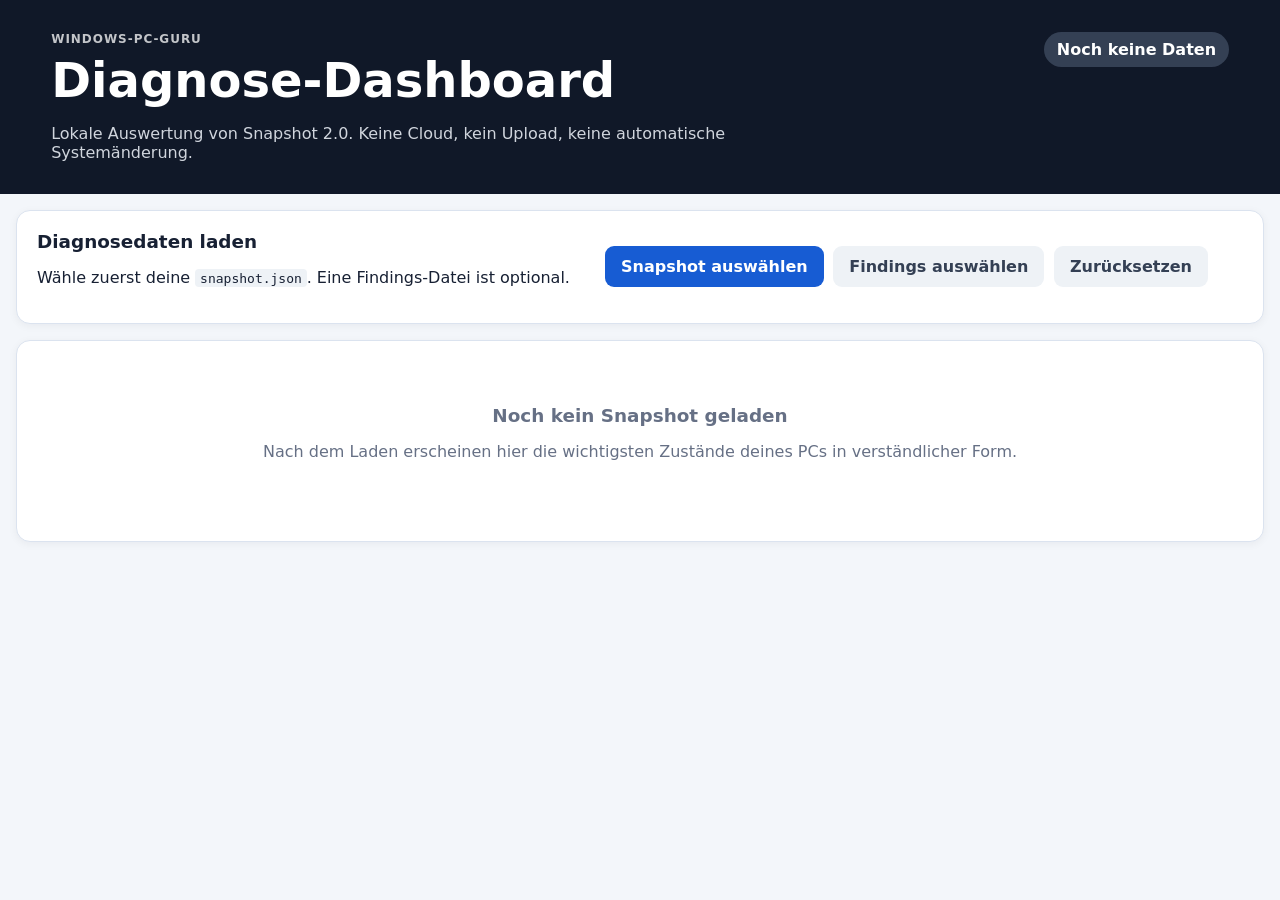
<file: skills/windows-pc-guru/dashboard/index.html>
<!doctype html>
<html lang="de">
<head>
  <meta charset="utf-8">
  <meta name="viewport" content="width=device-width, initial-scale=1">
  <meta name="color-scheme" content="light dark">
  <title>Windows-PC-Guru Dashboard</title>
  <link rel="stylesheet" href="styles.css">
</head>
<body>
  <header class="topbar">
    <div>
      <p class="eyebrow">Windows-PC-Guru</p>
      <h1>Diagnose-Dashboard</h1>
      <p class="subtitle">Lokale Auswertung von Snapshot 2.0. Keine Cloud, kein Upload, keine automatische Systemänderung.</p>
    </div>
    <div id="overallBadge" class="badge neutral">Noch keine Daten</div>
  </header>

  <main>
    <section class="panel import-panel" aria-labelledby="importTitle">
      <div>
        <h2 id="importTitle">Diagnosedaten laden</h2>
        <p>Wähle zuerst deine <code>snapshot.json</code>. Eine Findings-Datei ist optional.</p>
      </div>
      <div class="actions">
        <label class="file-button">Snapshot auswählen<input id="snapshotInput" type="file" accept="application/json,.json"></label>
        <label class="file-button secondary">Findings auswählen<input id="findingsInput" type="file" accept="application/json,.json"></label>
        <button id="resetButton" class="secondary" type="button">Zurücksetzen</button>
      </div>
      <div id="message" class="message" role="status" aria-live="polite"></div>
    </section>

    <section id="emptyState" class="panel empty-state">
      <h2>Noch kein Snapshot geladen</h2>
      <p>Nach dem Laden erscheinen hier die wichtigsten Zustände deines PCs in verständlicher Form.</p>
    </section>

    <div id="dashboard" hidden>
      <section class="kpi-grid" aria-label="Übersicht">
        <article class="kpi"><span>Windows</span><strong id="kpiWindows">–</strong><small id="kpiBuild">–</small></article>
        <article class="kpi"><span>Freier RAM</span><strong id="kpiMemory">–</strong><small id="kpiMemoryDetail">–</small></article>
        <article class="kpi"><span>Systemlaufwerk frei</span><strong id="kpiStorage">–</strong><small id="kpiStorageDetail">–</small></article>
        <article class="kpi"><span>Autostarts</span><strong id="kpiStartup">–</strong><small>erkannte Einträge</small></article>
        <article class="kpi"><span>Gerätefehler</span><strong id="kpiDevices">–</strong><small>ConfigManagerErrorCode ≠ 0</small></article>
        <article class="kpi"><span>Neustart</span><strong id="kpiReboot">–</strong><small>Windows Update / Komponenten</small></article>
      </section>

      <section class="two-column">
        <article class="panel">
          <div class="section-head"><h2>System</h2><span id="collectedAt" class="muted"></span></div>
          <dl id="systemDetails" class="details"></dl>
        </article>
        <article class="panel">
          <h2>Sicherheit</h2>
          <div id="securityList" class="status-list"></div>
        </article>
      </section>

      <section class="panel">
        <div class="section-head"><h2>Speicher</h2><span class="muted">Freier Platz je Laufwerk</span></div>
        <div id="storageList" class="storage-list"></div>
      </section>

      <section class="two-column">
        <article class="panel">
          <h2>Leistung</h2>
          <div id="performanceList" class="status-list"></div>
        </article>
        <article class="panel">
          <h2>Zuverlässigkeit</h2>
          <div id="reliabilityList" class="status-list"></div>
        </article>
      </section>

      <section class="panel">
        <div class="section-head"><h2>Findings</h2><span id="findingCount" class="muted">keine Findings-Datei geladen</span></div>
        <div id="findingsList" class="findings-list"></div>
      </section>

      <section class="panel privacy-panel">
        <h2>Datenschutz</h2>
        <p id="privacyNotice"></p>
        <p class="muted">Das Dashboard verarbeitet die ausgewählten Dateien ausschließlich im Browser auf diesem PC. Es enthält keine Netzwerkaufrufe.</p>
      </section>
    </div>
  </main>

  <script src="app.js"></script>
</body>
</html>
</file>
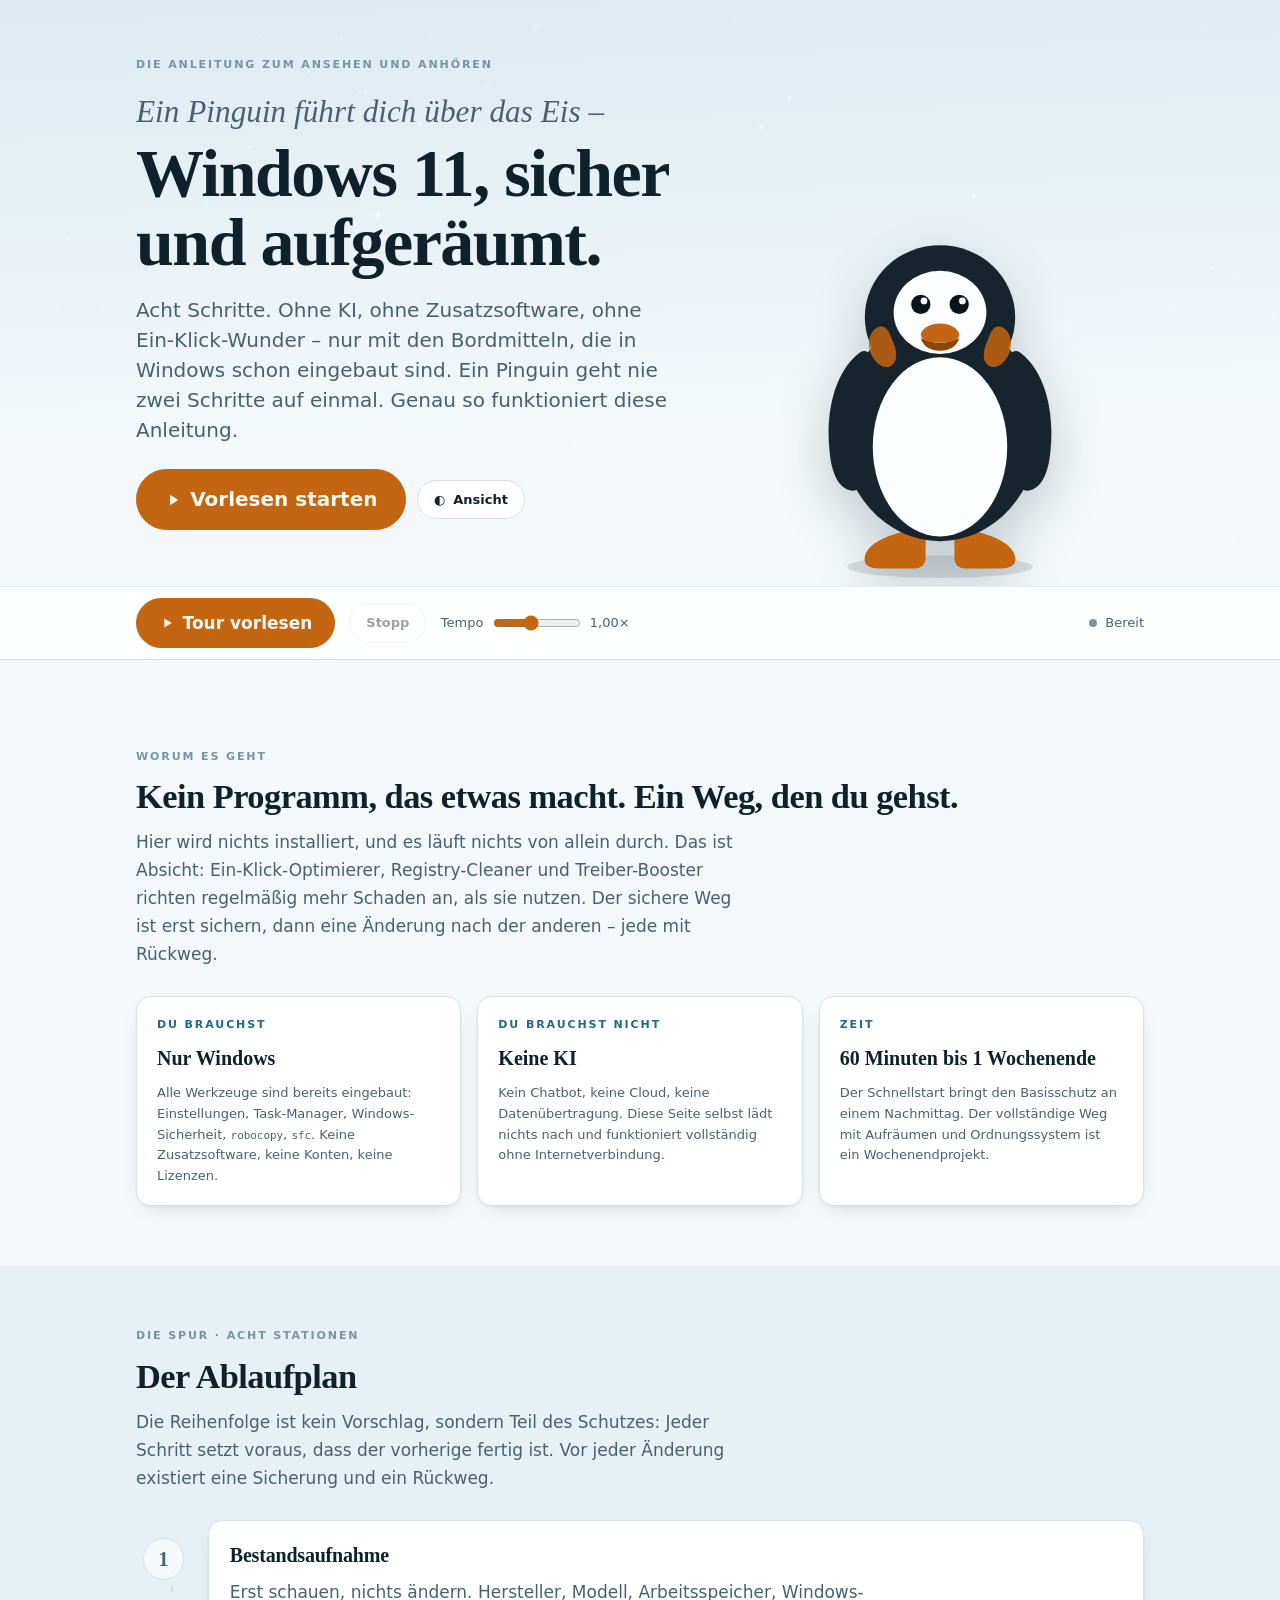
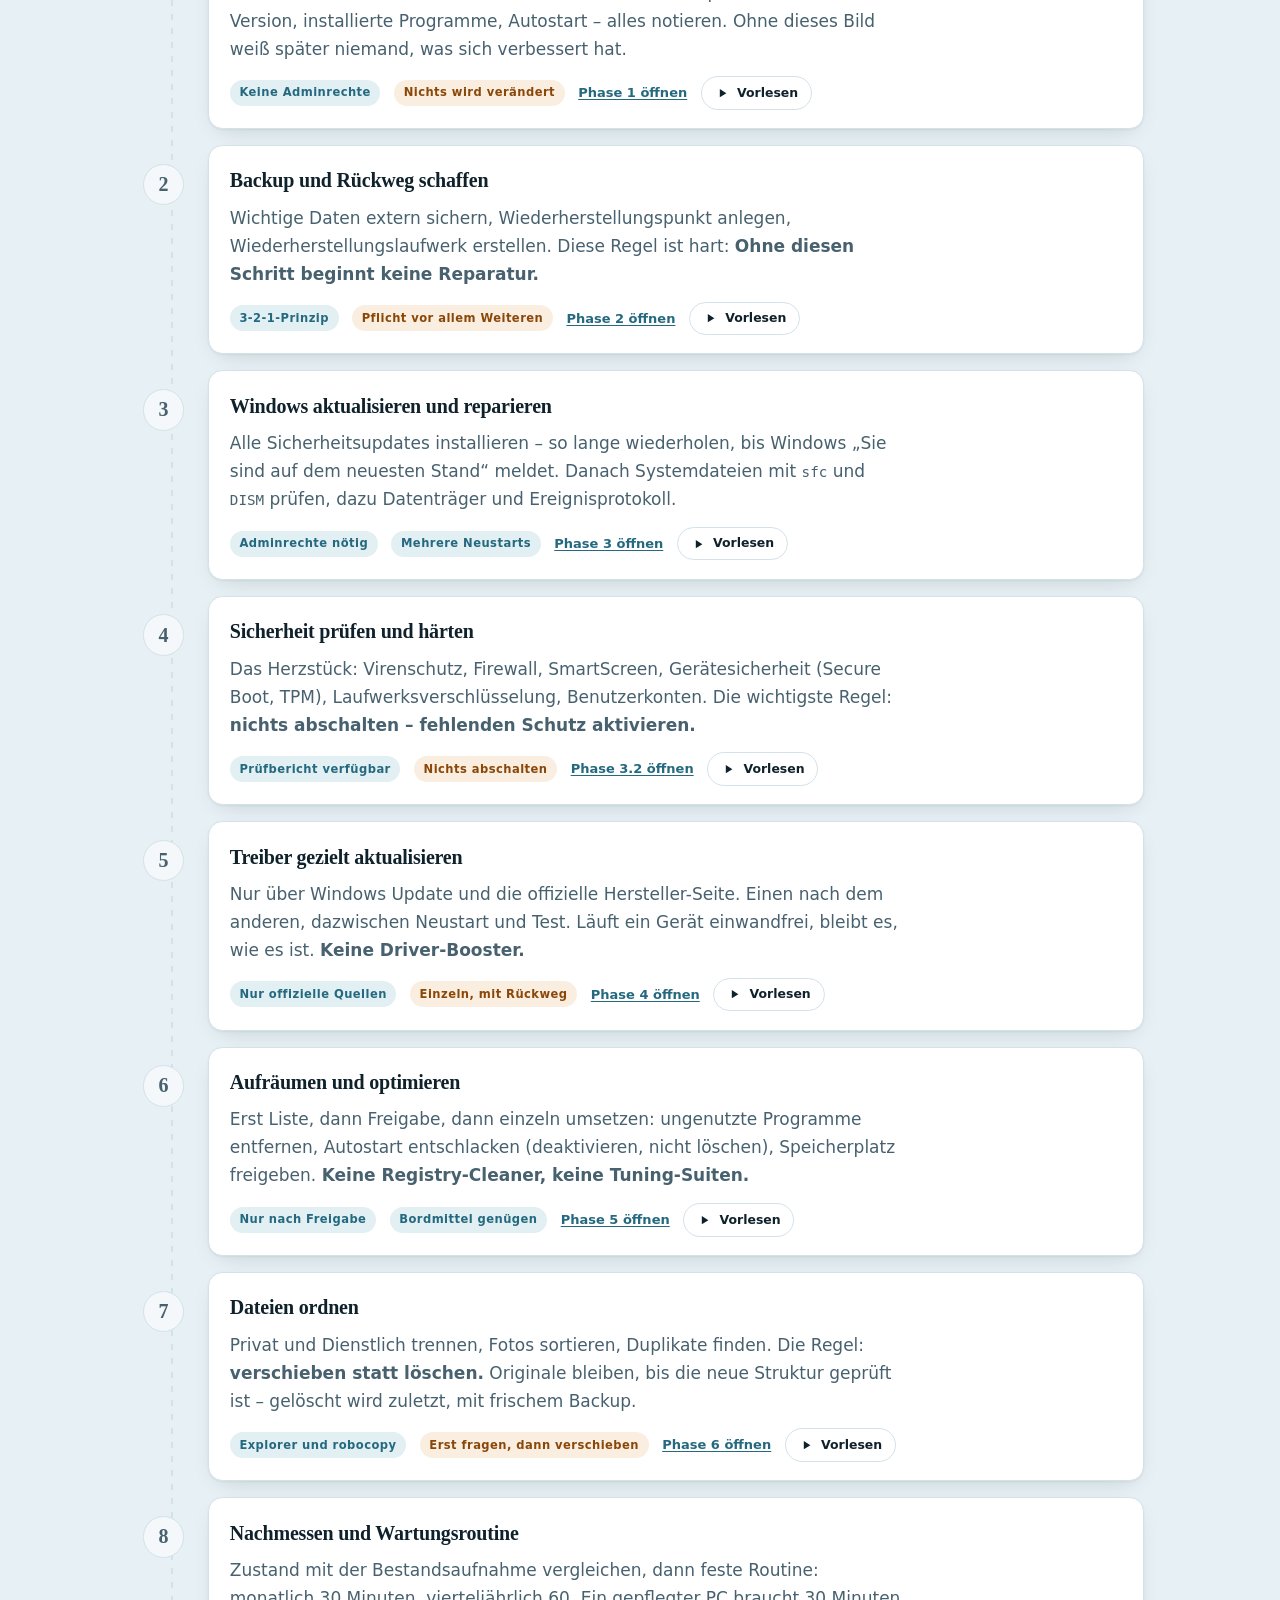
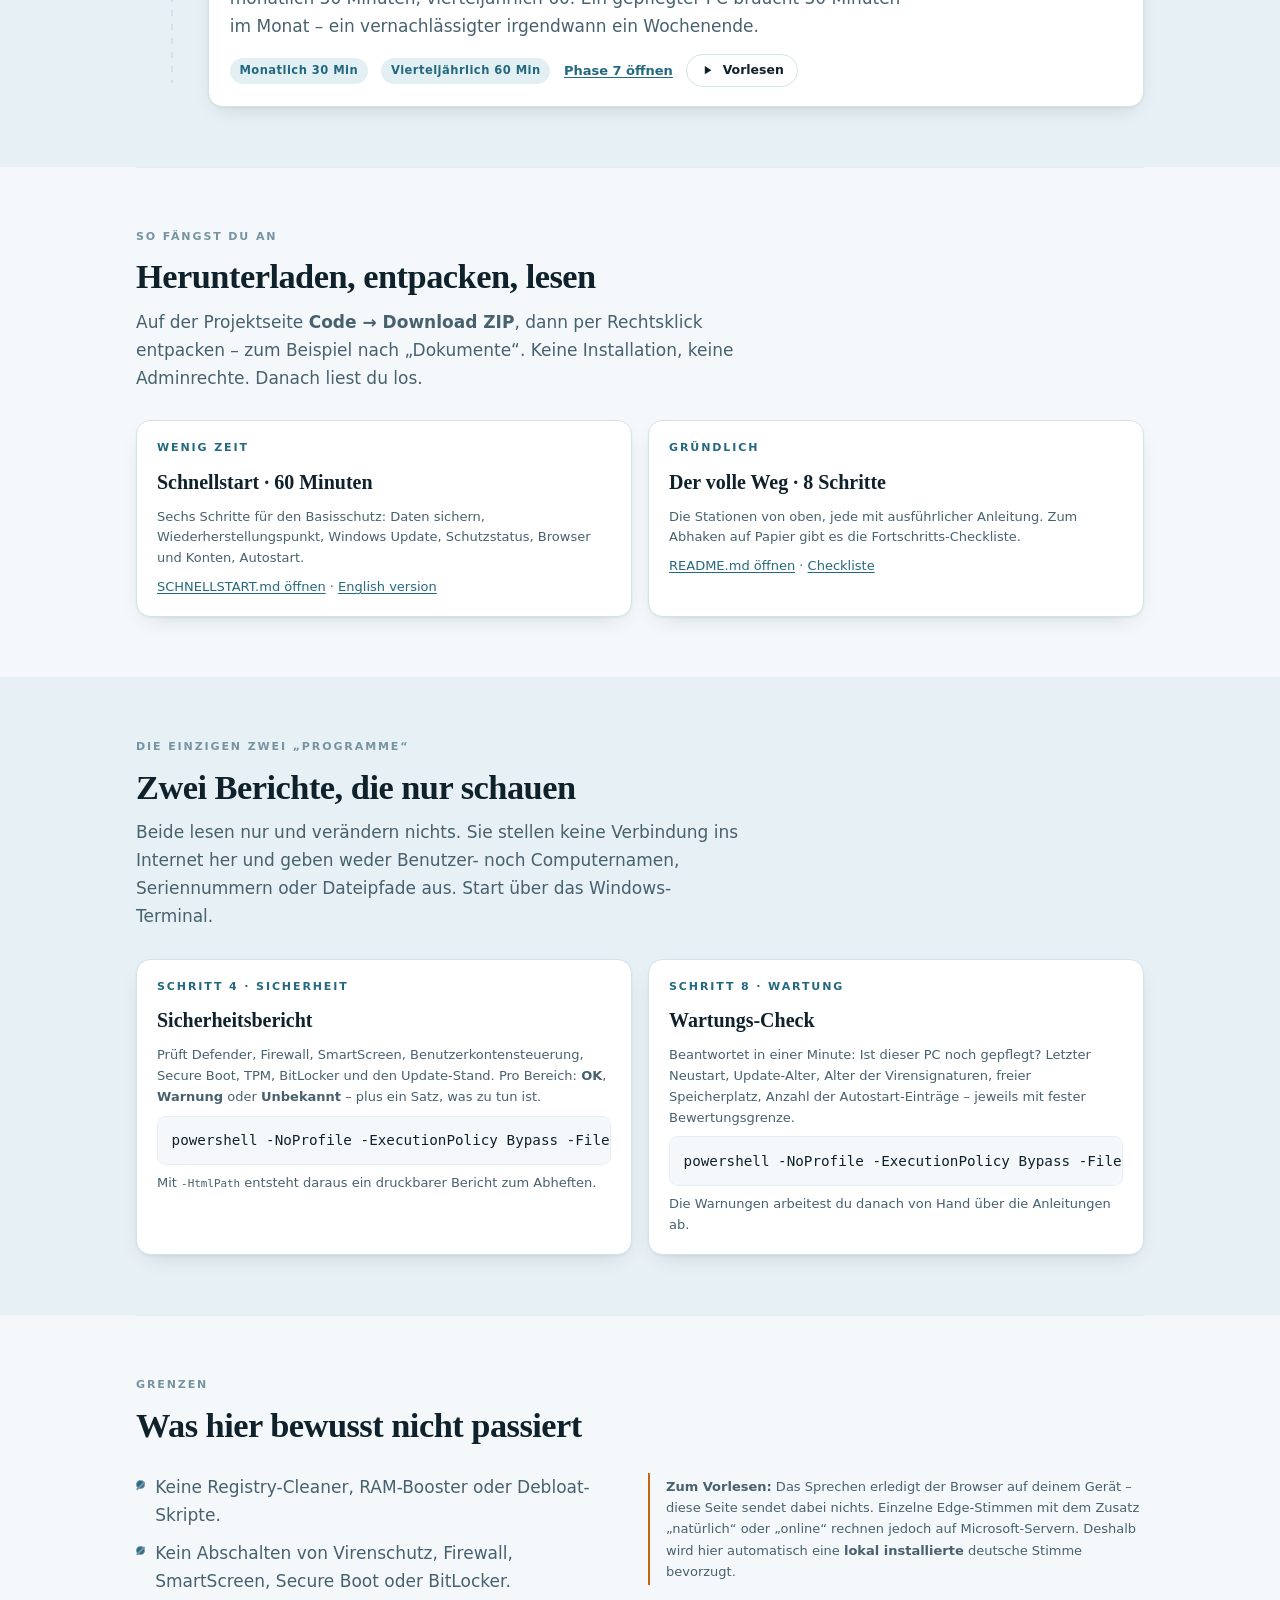
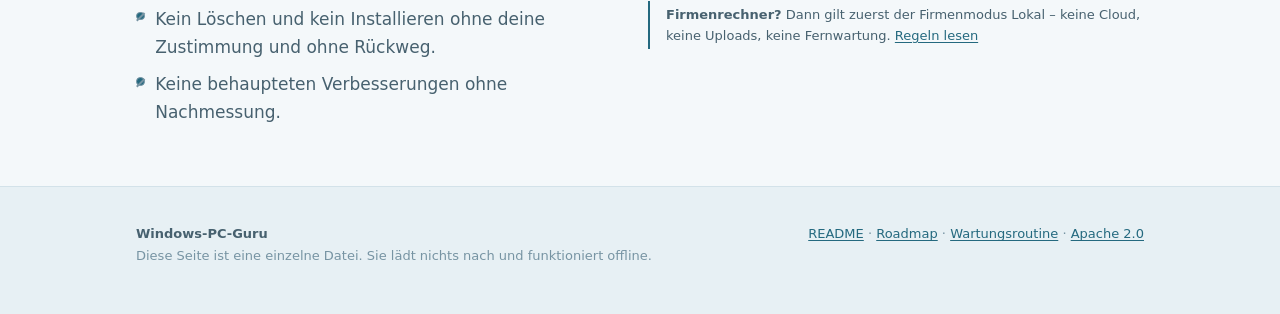
<file: pinguin-anleitung.html>
<!DOCTYPE html>
<html lang="de">
<head>
<meta charset="utf-8">
<meta name="viewport" content="width=device-width, initial-scale=1">
<title>Der Pinguin führt dich durch: Windows 11 sicher und aufgeräumt</title>
<meta name="description" content="Die Anleitung zum Ansehen und Anhören. Acht Schritte, ohne KI, ohne Zusatzsoftware, ohne Internetverbindung.">
<style>
  :root {
    color-scheme: light dark;

    --bg:        #F4F8FA;
    --bg-elev:   #FFFFFF;
    --bg-sunk:   #E7F0F4;
    --ink:       #0F212B;
    --ink-soft:  #47616F;
    --ink-faint: #7794A3;
    --line:      #D3E2E9;
    --line-soft: #E4EEF2;
    --accent:    #C46611;
    --accent-ink:#8A4708;
    --accent-bg: #FAEEE1;
    --cold:      #24697F;
    --cold-bg:   #E2EFF3;
    --ok:        #256A58;
    --shadow:    0 1px 2px rgba(15,33,43,.05), 0 8px 24px -12px rgba(15,33,43,.22);
    --shadow-lift:0 2px 4px rgba(15,33,43,.06), 0 18px 40px -16px rgba(15,33,43,.3);

    --snow-1: #FFFFFF;
    --snow-2: #DCEAF0;
    --sky-1:  #DCEAF1;
    --sky-2:  #F4F8FA;
    --penguin-body: #17242D;
    --penguin-belly:#FBFDFE;

    --display: Georgia, "Iowan Old Style", "Times New Roman", "Liberation Serif", serif;
    --sans: system-ui, -apple-system, "Segoe UI", Roboto, "Helvetica Neue", Arial, sans-serif;

    --s--1: .8125rem;
    --s-0:  1.0625rem;
    --s-1:  1.25rem;
    --s-2:  1.6rem;
    --s-3:  2.15rem;
    --s-4:  clamp(2.5rem, 7.5vw, 4.25rem);

    --rail: 4.5rem;
  }

  @media (prefers-color-scheme: dark) {
    :root {
      --bg:        #08161F;
      --bg-elev:   #0F2431;
      --bg-sunk:   #0B1D27;
      --ink:       #E8F2F6;
      --ink-soft:  #A3BCC7;
      --ink-faint: #6E8B99;
      --line:      #1D3B4A;
      --line-soft: #16303D;
      --accent:    #F0A052;
      --accent-ink:#F7BE81;
      --accent-bg: #2A1B0F;
      --cold:      #5FB7D0;
      --cold-bg:   #102C39;
      --ok:        #55BC9C;
      --shadow:    0 1px 2px rgba(0,0,0,.4), 0 8px 24px -12px rgba(0,0,0,.7);
      --shadow-lift:0 2px 4px rgba(0,0,0,.45), 0 18px 40px -16px rgba(0,0,0,.8);

      --snow-1: #16303D;
      --snow-2: #0B1D27;
      --sky-1:  #0D2230;
      --sky-2:  #08161F;
      --penguin-body: #0C1920;
      --penguin-belly:#EAF4F8;
    }
  }

  :root[data-theme="dark"] {
    --bg:        #08161F;
    --bg-elev:   #0F2431;
    --bg-sunk:   #0B1D27;
    --ink:       #E8F2F6;
    --ink-soft:  #A3BCC7;
    --ink-faint: #6E8B99;
    --line:      #1D3B4A;
    --line-soft: #16303D;
    --accent:    #F0A052;
    --accent-ink:#F7BE81;
    --accent-bg: #2A1B0F;
    --cold:      #5FB7D0;
    --cold-bg:   #102C39;
    --ok:        #55BC9C;
    --shadow:    0 1px 2px rgba(0,0,0,.4), 0 8px 24px -12px rgba(0,0,0,.7);
    --shadow-lift:0 2px 4px rgba(0,0,0,.45), 0 18px 40px -16px rgba(0,0,0,.8);
    --snow-1: #16303D;
    --snow-2: #0B1D27;
    --sky-1:  #0D2230;
    --sky-2:  #08161F;
    --penguin-body: #0C1920;
    --penguin-belly:#EAF4F8;
  }

  :root[data-theme="light"] {
    --bg:        #F4F8FA;
    --bg-elev:   #FFFFFF;
    --bg-sunk:   #E7F0F4;
    --ink:       #0F212B;
    --ink-soft:  #47616F;
    --ink-faint: #7794A3;
    --line:      #D3E2E9;
    --line-soft: #E4EEF2;
    --accent:    #C46611;
    --accent-ink:#8A4708;
    --accent-bg: #FAEEE1;
    --cold:      #24697F;
    --cold-bg:   #E2EFF3;
    --ok:        #256A58;
    --shadow:    0 1px 2px rgba(15,33,43,.05), 0 8px 24px -12px rgba(15,33,43,.22);
    --shadow-lift:0 2px 4px rgba(15,33,43,.06), 0 18px 40px -16px rgba(15,33,43,.3);
    --snow-1: #FFFFFF;
    --snow-2: #DCEAF0;
    --sky-1:  #DCEAF1;
    --sky-2:  #F4F8FA;
    --penguin-body: #17242D;
    --penguin-belly:#FBFDFE;
  }

  * { box-sizing: border-box; }

  body {
    margin: 0;
    background: var(--bg);
    color: var(--ink);
    font-family: var(--sans);
    font-size: var(--s-0);
    line-height: 1.65;
    -webkit-font-smoothing: antialiased;
    overflow-x: hidden;
  }

  h1, h2, h3 { font-family: var(--display); font-weight: 700; text-wrap: balance; margin: 0; }
  p { margin: 0; }
  a { color: var(--cold); text-underline-offset: .18em; text-decoration-thickness: 1px; }
  a:hover { color: var(--accent); }

  :focus-visible {
    outline: 2.5px solid var(--accent);
    outline-offset: 3px;
    border-radius: 3px;
  }

  .wrap { width: min(100% - 2.5rem, 63rem); margin-inline: auto; }
  .prose { max-width: 40rem; }

  .label {
    font-size: .69rem;
    letter-spacing: .17em;
    text-transform: uppercase;
    font-weight: 650;
    color: var(--ink-faint);
    font-variant-numeric: tabular-nums;
  }

  /* ---------- Kopfbereich ---------- */

  .hero {
    position: relative;
    background: linear-gradient(178deg, var(--sky-1) 0%, var(--sky-2) 72%);
    border-bottom: 1px solid var(--line-soft);
    overflow: hidden;
    padding-block: clamp(2rem, 5vw, 3.5rem) 0;
  }

  #snow { position: absolute; inset: 0; width: 100%; height: 100%; pointer-events: none; }

  .hero-grid {
    position: relative;
    display: grid;
    gap: clamp(1.5rem, 4vw, 3rem);
    grid-template-columns: 1fr;
    align-items: end;
  }
  @media (min-width: 56rem) {
    .hero-grid { grid-template-columns: 1.15fr .85fr; }
  }

  .hero-text { display: flex; flex-direction: column; gap: 1.1rem; padding-bottom: clamp(2rem, 5vw, 3.5rem); }

  h1 {
    font-size: var(--s-4);
    line-height: 1.02;
    letter-spacing: -.022em;
  }
  h1 .thin { display: block; font-style: italic; font-weight: 400; color: var(--ink-soft); font-size: .46em; letter-spacing: 0; margin-bottom: .5rem; line-height: 1.25; }

  .lede { font-size: var(--s-1); color: var(--ink-soft); max-width: 34rem; line-height: 1.5; }

  .hero-figure { position: relative; display: flex; justify-content: center; align-items: flex-end; }
  .penguin { width: min(100%, 20rem); height: auto; display: block; filter: drop-shadow(0 18px 26px rgba(9,32,44,.22)); }

  .speech {
    position: absolute;
    top: 4%;
    left: 50%;
    transform: translateX(-42%) translateY(-8px);
    background: var(--bg-elev);
    border: 1px solid var(--line);
    border-radius: 1.1rem 1.1rem 1.1rem .25rem;
    padding: .5rem .85rem;
    font-size: var(--s--1);
    color: var(--ink-soft);
    box-shadow: var(--shadow);
    opacity: 0;
    transition: opacity .35s ease, transform .35s ease;
    pointer-events: none;
    max-width: 15rem;
  }
  .speaking-now .speech { opacity: 1; transform: translateX(-42%) translateY(-16px); }

  /* ---------- Bedienleiste ---------- */

  .player {
    position: sticky;
    top: 0;
    z-index: 40;
    background: color-mix(in srgb, var(--bg-elev) 88%, transparent);
    backdrop-filter: blur(14px) saturate(1.4);
    border-bottom: 1px solid var(--line);
  }
  .player-inner {
    display: flex;
    flex-wrap: wrap;
    align-items: center;
    gap: .6rem .9rem;
    padding-block: .7rem;
  }

  button {
    font: inherit;
    font-size: var(--s--1);
    font-weight: 600;
    cursor: pointer;
    border-radius: 999px;
    border: 1px solid var(--line);
    background: var(--bg-elev);
    color: var(--ink);
    padding: .5rem 1rem;
    display: inline-flex;
    align-items: center;
    gap: .5rem;
    transition: background .16s ease, border-color .16s ease, color .16s ease, transform .16s ease;
  }
  button:hover:not(:disabled) { border-color: var(--accent); color: var(--accent-ink); }
  button:active:not(:disabled) { transform: translateY(1px); }
  button:disabled { opacity: .42; cursor: not-allowed; }

  .btn-primary {
    background: var(--accent);
    border-color: var(--accent);
    color: #FFF8F0;
    padding: .62rem 1.35rem;
    font-size: var(--s-0);
  }
  :root[data-theme="dark"] .btn-primary, :root:not([data-theme="light"]) .btn-primary { color: #1A0F04; }
  @media (prefers-color-scheme: light) { :root:not([data-theme="dark"]) .btn-primary { color: #FFF8F0; } }
  .btn-primary:hover:not(:disabled) { background: var(--accent-ink); border-color: var(--accent-ink); color: #FFF8F0; }

  .btn-hero { font-size: var(--s-1); padding: .8rem 1.7rem; }

  .player-status {
    font-size: var(--s--1);
    color: var(--ink-soft);
    display: flex;
    align-items: center;
    gap: .5rem;
    margin-left: auto;
    font-variant-numeric: tabular-nums;
  }
  .dot { width: .5rem; height: .5rem; border-radius: 50%; background: var(--ink-faint); flex: none; }
  .is-playing .dot { background: var(--accent); animation: pulse 1.5s ease-in-out infinite; }
  @keyframes pulse { 0%, 100% { opacity: 1; } 50% { opacity: .25; } }

  .speed { display: flex; align-items: center; gap: .45rem; font-size: var(--s--1); color: var(--ink-soft); }
  .speed input { accent-color: var(--accent); width: 5.5rem; }

  /* ---------- Abschnitte ---------- */

  main { padding-block: clamp(1rem, 2.5vw, 1.75rem) 0; }

  section { scroll-margin-top: 5.5rem; }

  .band { padding-block: clamp(2.25rem, 5vw, 3.75rem); }
  .band + .band { border-top: 1px solid var(--line-soft); }
  .band-sunk { background: var(--bg-sunk); border-top: 1px solid var(--line-soft); }

  .band-head { display: flex; flex-direction: column; gap: .7rem; margin-bottom: 1.75rem; }
  .band-head h2 { font-size: var(--s-3); letter-spacing: -.015em; line-height: 1.15; }
  .band-head p { color: var(--ink-soft); max-width: 38rem; }

  /* Eisspur mit Stationen */

  .trail { position: relative; display: flex; flex-direction: column; gap: 1rem; }
  @media (min-width: 48rem) {
    .trail { padding-left: var(--rail); }
    .trail::before {
      content: "";
      position: absolute;
      left: calc(var(--rail) / 2 - 1px);
      top: 1.5rem;
      bottom: 1.5rem;
      width: 2px;
      background: repeating-linear-gradient(to bottom, var(--line) 0 6px, transparent 6px 14px);
    }
  }

  .stop {
    position: relative;
    background: var(--bg-elev);
    border: 1px solid var(--line);
    border-radius: .9rem;
    padding: 1.15rem 1.3rem;
    box-shadow: var(--shadow);
    transition: border-color .25s ease, box-shadow .25s ease, transform .25s ease;
  }
  .stop.speaking { border-color: var(--accent); box-shadow: var(--shadow-lift); }
  .stop.speaking::after {
    content: "";
    position: absolute;
    inset: -1px;
    border-radius: inherit;
    border: 1px solid var(--accent);
    opacity: .35;
    pointer-events: none;
  }

  .stop-mark {
    position: absolute;
    left: calc(var(--rail) * -1 + .35rem);
    top: 1.1rem;
    width: 2.6rem;
    height: 2.6rem;
    border-radius: 50%;
    display: none;
    place-items: center;
    background: var(--bg);
    border: 1px solid var(--line);
    font-family: var(--display);
    font-size: var(--s-1);
    font-weight: 700;
    color: var(--ink-soft);
    font-variant-numeric: tabular-nums;
  }
  @media (min-width: 48rem) { .stop-mark { display: grid; } }
  .stop.speaking .stop-mark { background: var(--accent); border-color: var(--accent); color: #FFF8F0; }
  :root[data-theme="dark"] .stop.speaking .stop-mark { color: #1A0F04; }

  .stop-top { display: flex; align-items: baseline; gap: .7rem; flex-wrap: wrap; margin-bottom: .4rem; }
  .stop-num { font-family: var(--display); font-weight: 700; color: var(--accent); font-variant-numeric: tabular-nums; }
  @media (min-width: 48rem) { .stop-num { display: none; } }
  .stop h3 { font-size: var(--s-1); letter-spacing: -.01em; }
  .stop-body { color: var(--ink-soft); margin-top: .35rem; max-width: 62ch; }
  .stop-foot { display: flex; flex-wrap: wrap; align-items: center; gap: .5rem .85rem; margin-top: .85rem; }

  .chip {
    font-size: .72rem;
    letter-spacing: .04em;
    font-weight: 650;
    padding: .22rem .6rem;
    border-radius: 999px;
    background: var(--cold-bg);
    color: var(--cold);
    white-space: nowrap;
  }
  .chip-rule { background: var(--accent-bg); color: var(--accent-ink); }
  :root[data-theme="dark"] .chip-rule { color: var(--accent); }

  .say-btn { padding: .34rem .8rem; font-size: .78rem; font-weight: 600; }
  .say-btn svg { width: .9rem; height: .9rem; flex: none; }

  .doc-link { font-size: var(--s--1); font-weight: 600; }

  /* Karten */

  .cards { display: grid; gap: 1rem; grid-template-columns: 1fr; }
  .cards > * { min-width: 0; }
  @media (min-width: 42rem) { .cards { grid-template-columns: repeat(2, 1fr); } }
  @media (min-width: 62rem) { .cards-3 { grid-template-columns: repeat(3, 1fr); } }

  .card {
    min-width: 0;
    background: var(--bg-elev);
    border: 1px solid var(--line);
    border-radius: .9rem;
    padding: 1.15rem 1.25rem;
    display: flex;
    flex-direction: column;
    gap: .5rem;
    box-shadow: var(--shadow);
  }
  .card h3 { font-size: var(--s-1); }
  .card p { color: var(--ink-soft); font-size: var(--s--1); line-height: 1.6; }
  .card .label { color: var(--cold); }

  code, .code {
    font-family: ui-monospace, "Cascadia Mono", "SF Mono", Menlo, Consolas, "DejaVu Sans Mono", monospace;
    font-size: .84em;
  }
  .code-block {
    background: var(--bg-sunk);
    border: 1px solid var(--line-soft);
    border-radius: .55rem;
    padding: .7rem .85rem;
    overflow-x: auto;
    max-width: 100%;
    color: var(--ink);
    margin: 0;
    line-height: 1.5;
  }
  .band-sunk .code-block { background: var(--bg); }

  ul.plain { list-style: none; margin: 0; padding: 0; display: flex; flex-direction: column; gap: .6rem; }
  ul.plain li { display: flex; gap: .65rem; align-items: flex-start; color: var(--ink-soft); }
  ul.plain .tick { flex: none; margin-top: .42em; width: .55rem; height: .55rem; border-radius: 50%; background: var(--cold); }
  .no-list .tick { background: transparent; border: 1.5px solid var(--ink-faint); position: relative; border-radius: 50%; }
  .no-list .tick::after {
    content: ""; position: absolute; inset: 50% -2px auto -2px; height: 1.5px; background: var(--ink-faint); transform: rotate(-45deg);
  }

  .note {
    border-left: 2.5px solid var(--accent);
    padding: .15rem 0 .15rem 1rem;
    color: var(--ink-soft);
    font-size: var(--s--1);
    max-width: 38rem;
  }

  footer {
    border-top: 1px solid var(--line);
    padding-block: 2.25rem 3rem;
    color: var(--ink-faint);
    font-size: var(--s--1);
    background: var(--bg-sunk);
  }
  footer .wrap { display: flex; flex-wrap: wrap; gap: 1rem 2rem; justify-content: space-between; align-items: flex-start; }

  /* Pinguin-Animation */

  #beak-lower { transform-origin: 100px 96px; }
  .talking #beak-lower { animation: chatter .28s ease-in-out infinite alternate; }
  @keyframes chatter { from { transform: rotate(0deg); } to { transform: rotate(11deg) translateY(1px); } }

  #eyelids { transform: scaleY(0); transform-origin: center 92px; }
  .penguin-alive #eyelids { animation: blink 6.5s infinite; }
  @keyframes blink {
    0%, 92%, 100% { transform: scaleY(0); }
    95%, 97% { transform: scaleY(1); }
  }

  #wing-l { transform-origin: 46px 118px; }
  #wing-r { transform-origin: 154px 118px; }
  .penguin-alive #wing-l { animation: flap-l 3.6s ease-in-out infinite; }
  .penguin-alive #wing-r { animation: flap-r 3.6s ease-in-out infinite; }
  @keyframes flap-l { 0%, 100% { transform: rotate(0deg); } 50% { transform: rotate(-8deg); } }
  @keyframes flap-r { 0%, 100% { transform: rotate(0deg); } 50% { transform: rotate(8deg); } }

  .talking #wing-l { animation-duration: 1.4s; }
  .talking #wing-r { animation-duration: 1.4s; }

  @media (prefers-reduced-motion: reduce) {
    *, *::before, *::after {
      animation-duration: .001ms !important;
      animation-iteration-count: 1 !important;
      transition-duration: .001ms !important;
      scroll-behavior: auto !important;
    }
  }

  @media print {
    .player, #snow, .say-btn, .theme-toggle { display: none !important; }
    body { background: #fff; color: #000; font-size: 10.5pt; }
    .hero { background: none; padding-block: 0; }
    .stop, .card { break-inside: avoid; box-shadow: none; border-color: #bbb; }
    .band { padding-block: 1rem; }
    a { color: #000; }
  }
</style>
</head>
<body>

<header class="hero">
  <canvas id="snow" aria-hidden="true"></canvas>
  <div class="wrap hero-grid">
    <div class="hero-text">
      <span class="label">Die Anleitung zum Ansehen und Anhören</span>
      <h1>
        <span class="thin">Ein Pinguin führt dich über das Eis –</span>
        Windows 11, sicher und aufgeräumt.
      </h1>
      <p class="lede" data-say="Acht Schritte. Ohne künstliche Intelligenz, ohne Zusatzsoftware, ohne Ein-Klick-Wunder. Nur mit den Bordmitteln, die in Windows schon eingebaut sind. Ein Pinguin geht nie zwei Schritte auf einmal – und genau so funktioniert diese Anleitung auch.">
        Acht Schritte. Ohne KI, ohne Zusatzsoftware, ohne Ein-Klick-Wunder – nur
        mit den Bordmitteln, die in Windows schon eingebaut sind. Ein Pinguin geht
        nie zwei Schritte auf einmal. Genau so funktioniert diese Anleitung.
      </p>
      <div style="display:flex; flex-wrap:wrap; gap:.7rem; align-items:center; margin-top:.4rem;">
        <button id="hero-play" class="btn-primary btn-hero">
          <svg viewBox="0 0 24 24" width="18" height="18" fill="currentColor" aria-hidden="true"><path d="M8 5.14v13.72L19 12 8 5.14z"/></svg>
          Vorlesen starten
        </button>
        <button id="theme-toggle" class="theme-toggle" aria-label="Zwischen hellem und dunklem Modus wechseln">
          <span id="theme-icon" aria-hidden="true">◐</span> Ansicht
        </button>
      </div>
    </div>

    <div class="hero-figure">
      <div class="speech" id="speech-bubble" aria-hidden="true">Ich lese vor. Zurücklehnen genügt.</div>
      <svg class="penguin penguin-alive" id="penguin" viewBox="0 0 200 250" role="img" aria-label="Ein gezeichneter Pinguin, der durch die Anleitung führt">
        <ellipse cx="100" cy="238" rx="58" ry="7" fill="currentColor" opacity=".12"/>
        <g id="feet" fill="var(--accent)">
          <path d="M78 216c-14 3-24 9-25 16-1 5 3 7 9 7h22c5 0 7-3 7-7v-16z"/>
          <path d="M122 216c14 3 24 9 25 16 1 5-3 7-9 7h-22c-5 0-7-3-7-7v-16z"/>
        </g>
        <path id="wing-l" d="M50 104c-14 10-22 34-19 62 1 12 5 22 12 24 6 2 9-3 7-11-6-25-4-49 6-66 3-6-1-12-6-9z" fill="var(--penguin-body)"/>
        <path id="wing-r" d="M150 104c14 10 22 34 19 62-1 12-5 22-12 24-6 2-9-3-7-11 6-25 4-49-6-66-3-6 1-12 6-9z" fill="var(--penguin-body)"/>
        <ellipse cx="100" cy="152" rx="62" ry="70" fill="var(--penguin-body)"/>
        <ellipse cx="100" cy="82" rx="47" ry="45" fill="var(--penguin-body)"/>
        <ellipse cx="100" cy="163" rx="42" ry="56" fill="var(--penguin-belly)"/>
        <path d="M100 40c-24 0-42 17-45 40 6-13 20-20 45-20s39 7 45 20c-3-23-21-40-45-40z" fill="var(--penguin-body)"/>
        <path d="M62 88c-6 2-8 10-5 17 3 7 9 10 13 7 4-3 3-10 0-16-2-6-4-9-8-8z" fill="var(--accent)" opacity=".85"/>
        <path d="M138 88c6 2 8 10 5 17-3 7-9 10-13 7-4-3-3-10 0-16 2-6 4-9 8-8z" fill="var(--accent)" opacity=".85"/>
        <ellipse cx="100" cy="79" rx="29" ry="26" fill="var(--penguin-belly)"/>
        <g id="eyes">
          <circle cx="88" cy="74" r="6" fill="#0B141A"/>
          <circle cx="112" cy="74" r="6" fill="#0B141A"/>
          <circle cx="90" cy="71.8" r="2.1" fill="#FFFFFF"/>
          <circle cx="114" cy="71.8" r="2.1" fill="#FFFFFF"/>
        </g>
        <g id="eyelids" fill="var(--penguin-belly)">
          <rect x="80" y="65" width="16" height="10" rx="4"/>
          <rect x="104" y="65" width="16" height="10" rx="4"/>
        </g>
        <path d="M100 86c-7 0-12 4-12 7 0 3 5 5 12 5s12-2 12-5c0-3-5-7-12-7z" fill="var(--accent)"/>
        <path id="beak-lower" d="M88 95c1 5 6 8 12 8s11-3 12-8c-4 2-7 3-12 3s-8-1-12-3z" fill="var(--accent-ink)"/>
      </svg>
    </div>
  </div>
</header>

<div class="player" id="player">
  <div class="wrap player-inner">
    <button id="play" class="btn-primary">
      <svg viewBox="0 0 24 24" width="16" height="16" fill="currentColor" aria-hidden="true"><path d="M8 5.14v13.72L19 12 8 5.14z"/></svg>
      <span id="play-label">Tour vorlesen</span>
    </button>
    <button id="stop" disabled>Stopp</button>
    <div class="speed">
      <label for="rate">Tempo</label>
      <input type="range" id="rate" min="0.7" max="1.4" step="0.05" value="1">
      <span id="rate-out" style="min-width:2.6rem">1,00×</span>
    </div>
    <div class="player-status" id="status"><span class="dot"></span><span id="status-text">Bereit</span></div>
  </div>
</div>

<main>

  <section class="band wrap" id="was">
    <div class="band-head">
      <span class="label">Worum es geht</span>
      <h2>Kein Programm, das etwas macht. Ein Weg, den du gehst.</h2>
      <p data-say="Hier wird nichts installiert und nichts läuft von allein durch. Das ist Absicht. Ein-Klick-Optimierer, Registry-Cleaner und Treiber-Booster richten regelmäßig mehr Schaden an, als sie nutzen. Der sichere Weg ist: erst sichern, dann eine Änderung nach der anderen, jede mit einem Rückweg. Das kann dir kein Programm seriös abnehmen.">
        Hier wird nichts installiert, und es läuft nichts von allein durch. Das ist
        Absicht: Ein-Klick-Optimierer, Registry-Cleaner und Treiber-Booster richten
        regelmäßig mehr Schaden an, als sie nutzen. Der sichere Weg ist erst sichern,
        dann eine Änderung nach der anderen – jede mit Rückweg.
      </p>
    </div>
    <div class="cards cards-3">
      <article class="card">
        <span class="label">Du brauchst</span>
        <h3>Nur Windows</h3>
        <p>Alle Werkzeuge sind bereits eingebaut: Einstellungen, Task-Manager, Windows-Sicherheit, <code>robocopy</code>, <code>sfc</code>. Keine Zusatzsoftware, keine Konten, keine Lizenzen.</p>
      </article>
      <article class="card">
        <span class="label">Du brauchst nicht</span>
        <h3>Keine KI</h3>
        <p>Kein Chatbot, keine Cloud, keine Datenübertragung. Diese Seite selbst lädt nichts nach und funktioniert vollständig ohne Internetverbindung.</p>
      </article>
      <article class="card">
        <span class="label">Zeit</span>
        <h3>60 Minuten bis 1 Wochenende</h3>
        <p>Der Schnellstart bringt den Basisschutz an einem Nachmittag. Der vollständige Weg mit Aufräumen und Ordnungssystem ist ein Wochenendprojekt.</p>
      </article>
    </div>
  </section>

  <section class="band band-sunk" id="ablauf">
    <div class="wrap">
      <div class="band-head">
        <span class="label">Die Spur · acht Stationen</span>
        <h2>Der Ablaufplan</h2>
        <p data-say="Die Reihenfolge ist kein Vorschlag, sondern Teil des Schutzes. Jeder Schritt setzt voraus, dass der vorherige fertig ist. Vor jeder Änderung gibt es eine Sicherung und einen Rückweg.">
          Die Reihenfolge ist kein Vorschlag, sondern Teil des Schutzes: Jeder Schritt
          setzt voraus, dass der vorherige fertig ist. Vor jeder Änderung existiert
          eine Sicherung und ein Rückweg.
        </p>
      </div>

      <div class="trail">

        <article class="stop" id="s1">
          <div class="stop-mark" aria-hidden="true">1</div>
          <div class="stop-top"><span class="stop-num" aria-hidden="true">1</span><h3>Bestandsaufnahme</h3></div>
          <p class="stop-body" data-say="Schritt 1: Bestandsaufnahme. Erst schauen, nichts ändern. Du notierst, was für ein Rechner das ist: Hersteller, Modell, Arbeitsspeicher, Windows-Version, installierte Programme und was beim Start automatisch mitläuft. Ohne dieses Bild weiß später niemand, was sich verbessert hat.">
            Erst schauen, nichts ändern. Hersteller, Modell, Arbeitsspeicher,
            Windows-Version, installierte Programme, Autostart – alles notieren.
            Ohne dieses Bild weiß später niemand, was sich verbessert hat.
          </p>
          <div class="stop-foot">
            <span class="chip">Keine Adminrechte</span>
            <span class="chip chip-rule">Nichts wird verändert</span>
            <a class="doc-link" href="01-bestandsaufnahme.md">Phase 1 öffnen</a>
            <button class="say-btn" data-say-target="s1"><svg viewBox="0 0 24 24" fill="currentColor" aria-hidden="true"><path d="M8 5.14v13.72L19 12 8 5.14z"/></svg>Vorlesen</button>
          </div>
        </article>

        <article class="stop" id="s2">
          <div class="stop-mark" aria-hidden="true">2</div>
          <div class="stop-top"><span class="stop-num" aria-hidden="true">2</span><h3>Backup und Rückweg schaffen</h3></div>
          <p class="stop-body" data-say="Schritt 2: Backup und Rückweg schaffen. Wichtige Daten auf eine externe Festplatte sichern, einen Wiederherstellungspunkt anlegen und einen Notfall-USB-Stick erstellen. Diese Regel ist hart: Ohne diesen Schritt beginnt keine Reparatur.">
            Wichtige Daten extern sichern, Wiederherstellungspunkt anlegen,
            Wiederherstellungslaufwerk erstellen. Diese Regel ist hart:
            <strong>Ohne diesen Schritt beginnt keine Reparatur.</strong>
          </p>
          <div class="stop-foot">
            <span class="chip">3-2-1-Prinzip</span>
            <span class="chip chip-rule">Pflicht vor allem Weiteren</span>
            <a class="doc-link" href="02-backup-plan.md">Phase 2 öffnen</a>
            <button class="say-btn" data-say-target="s2"><svg viewBox="0 0 24 24" fill="currentColor" aria-hidden="true"><path d="M8 5.14v13.72L19 12 8 5.14z"/></svg>Vorlesen</button>
          </div>
        </article>

        <article class="stop" id="s3">
          <div class="stop-mark" aria-hidden="true">3</div>
          <div class="stop-top"><span class="stop-num" aria-hidden="true">3</span><h3>Windows aktualisieren und reparieren</h3></div>
          <p class="stop-body" data-say="Schritt 3: Windows aktualisieren und reparieren. Alle Sicherheitsupdates installieren, so lange wiederholen, bis Windows meldet, dass alles aktuell ist. Danach die Systemdateien mit den eingebauten Werkzeugen S F C und DISM prüfen, dazu Datenträger und Ereignisprotokoll.">
            Alle Sicherheitsupdates installieren – so lange wiederholen, bis Windows
            „Sie sind auf dem neuesten Stand“ meldet. Danach Systemdateien mit
            <code>sfc</code> und <code>DISM</code> prüfen, dazu Datenträger und
            Ereignisprotokoll.
          </p>
          <div class="stop-foot">
            <span class="chip">Adminrechte nötig</span>
            <span class="chip">Mehrere Neustarts</span>
            <a class="doc-link" href="03-windows-pruefen-reparieren.md">Phase 3 öffnen</a>
            <button class="say-btn" data-say-target="s3"><svg viewBox="0 0 24 24" fill="currentColor" aria-hidden="true"><path d="M8 5.14v13.72L19 12 8 5.14z"/></svg>Vorlesen</button>
          </div>
        </article>

        <article class="stop" id="s4">
          <div class="stop-mark" aria-hidden="true">4</div>
          <div class="stop-top"><span class="stop-num" aria-hidden="true">4</span><h3>Sicherheit prüfen und härten</h3></div>
          <p class="stop-body" data-say="Schritt 4: Sicherheit prüfen und härten. Das ist das Herzstück. Virenschutz, Firewall, SmartScreen, Gerätesicherheit mit Secure Boot und T P M, Laufwerksverschlüsselung und die Benutzerkonten. Die wichtigste Regel dabei: Nichts davon abschalten. Fehlenden Schutz einschalten.">
            Das Herzstück: Virenschutz, Firewall, SmartScreen, Gerätesicherheit
            (Secure Boot, TPM), Laufwerksverschlüsselung, Benutzerkonten. Die
            wichtigste Regel: <strong>nichts abschalten – fehlenden Schutz aktivieren.</strong>
          </p>
          <div class="stop-foot">
            <span class="chip">Prüfbericht verfügbar</span>
            <span class="chip chip-rule">Nichts abschalten</span>
            <a class="doc-link" href="03-windows-pruefen-reparieren.md">Phase 3.2 öffnen</a>
            <button class="say-btn" data-say-target="s4"><svg viewBox="0 0 24 24" fill="currentColor" aria-hidden="true"><path d="M8 5.14v13.72L19 12 8 5.14z"/></svg>Vorlesen</button>
          </div>
        </article>

        <article class="stop" id="s5">
          <div class="stop-mark" aria-hidden="true">5</div>
          <div class="stop-top"><span class="stop-num" aria-hidden="true">5</span><h3>Treiber gezielt aktualisieren</h3></div>
          <p class="stop-body" data-say="Schritt 5: Treiber gezielt aktualisieren. Nur über Windows Update und die offizielle Seite des Herstellers. Einen Treiber nach dem anderen, dazwischen immer Neustart und kurzer Test. Und ganz wichtig: keine Treiber-Booster. Diese Programme installieren häufig falsche Treiber und sind ein Sicherheitsrisiko.">
            Nur über Windows Update und die offizielle Hersteller-Seite. Einen nach
            dem anderen, dazwischen Neustart und Test. Läuft ein Gerät einwandfrei,
            bleibt es, wie es ist. <strong>Keine Driver-Booster.</strong>
          </p>
          <div class="stop-foot">
            <span class="chip">Nur offizielle Quellen</span>
            <span class="chip chip-rule">Einzeln, mit Rückweg</span>
            <a class="doc-link" href="04-treiber-aktualisieren.md">Phase 4 öffnen</a>
            <button class="say-btn" data-say-target="s5"><svg viewBox="0 0 24 24" fill="currentColor" aria-hidden="true"><path d="M8 5.14v13.72L19 12 8 5.14z"/></svg>Vorlesen</button>
          </div>
        </article>

        <article class="stop" id="s6">
          <div class="stop-mark" aria-hidden="true">6</div>
          <div class="stop-top"><span class="stop-num" aria-hidden="true">6</span><h3>Aufräumen und optimieren</h3></div>
          <p class="stop-body" data-say="Schritt 6: Aufräumen und optimieren. Erst eine Liste machen, dann gemeinsam durchgehen, dann einzeln umsetzen. Nicht genutzte Programme deinstallieren, den Autostart entschlacken und Speicherplatz freigeben. Autostart-Einträge werden deaktiviert, nicht gelöscht. Keine Registry-Cleaner, keine Tuning-Suiten.">
            Erst Liste, dann Freigabe, dann einzeln umsetzen: ungenutzte Programme
            entfernen, Autostart entschlacken (deaktivieren, nicht löschen),
            Speicherplatz freigeben. <strong>Keine Registry-Cleaner, keine Tuning-Suiten.</strong>
          </p>
          <div class="stop-foot">
            <span class="chip">Nur nach Freigabe</span>
            <span class="chip">Bordmittel genügen</span>
            <a class="doc-link" href="05-aufraeumen-optimieren.md">Phase 5 öffnen</a>
            <button class="say-btn" data-say-target="s6"><svg viewBox="0 0 24 24" fill="currentColor" aria-hidden="true"><path d="M8 5.14v13.72L19 12 8 5.14z"/></svg>Vorlesen</button>
          </div>
        </article>

        <article class="stop" id="s7">
          <div class="stop-mark" aria-hidden="true">7</div>
          <div class="stop-top"><span class="stop-num" aria-hidden="true">7</span><h3>Dateien ordnen</h3></div>
          <p class="stop-body" data-say="Schritt 7: Dateien ordnen. Privat und Dienstlich trennen, Fotos sortieren, Doppelte finden. Die Regel lautet: verschieben statt löschen. Die Originale bleiben erhalten, bis das neue System geprüft ist. Gelöscht wird erst ganz am Ende und nur mit aktuellem Backup.">
            Privat und Dienstlich trennen, Fotos sortieren, Duplikate finden. Die
            Regel: <strong>verschieben statt löschen.</strong> Originale bleiben, bis
            die neue Struktur geprüft ist – gelöscht wird zuletzt, mit frischem Backup.
          </p>
          <div class="stop-foot">
            <span class="chip">Explorer und robocopy</span>
            <span class="chip chip-rule">Erst fragen, dann verschieben</span>
            <a class="doc-link" href="06-ordnungssystem-dateien.md">Phase 6 öffnen</a>
            <button class="say-btn" data-say-target="s7"><svg viewBox="0 0 24 24" fill="currentColor" aria-hidden="true"><path d="M8 5.14v13.72L19 12 8 5.14z"/></svg>Vorlesen</button>
          </div>
        </article>

        <article class="stop" id="s8">
          <div class="stop-mark" aria-hidden="true">8</div>
          <div class="stop-top"><span class="stop-num" aria-hidden="true">8</span><h3>Nachmessen und Wartungsroutine</h3></div>
          <p class="stop-body" data-say="Schritt 8: Nachmessen und die Wartungsroutine festlegen. Vergleiche den Zustand mit der Bestandsaufnahme vom Anfang. Danach gilt eine feste Routine: monatlich dreißig Minuten, vierteljährlich sechzig Minuten. Ein gepflegter Rechner braucht dreißig Minuten im Monat. Ein vernachlässigter braucht irgendwann ein ganzes Wochenende.">
            Zustand mit der Bestandsaufnahme vergleichen, dann feste Routine:
            monatlich 30 Minuten, vierteljährlich 60. Ein gepflegter PC braucht
            30 Minuten im Monat – ein vernachlässigter irgendwann ein Wochenende.
          </p>
          <div class="stop-foot">
            <span class="chip">Monatlich 30 Min</span>
            <span class="chip">Vierteljährlich 60 Min</span>
            <a class="doc-link" href="07-wartungsroutine.md">Phase 7 öffnen</a>
            <button class="say-btn" data-say-target="s8"><svg viewBox="0 0 24 24" fill="currentColor" aria-hidden="true"><path d="M8 5.14v13.72L19 12 8 5.14z"/></svg>Vorlesen</button>
          </div>
        </article>

      </div>
    </div>
  </section>

  <section class="band wrap" id="start">
    <div class="band-head">
      <span class="label">So fängst du an</span>
      <h2>Herunterladen, entpacken, lesen</h2>
      <p data-say="So fängst du an. Auf der Projektseite den grünen Knopf Code anklicken und Download ZIP wählen. Die Datei mit Rechtsklick entpacken, zum Beispiel in den Ordner Dokumente. Fertig. Es gibt keine Installation und keine Adminrechte dafür. Danach öffnest du entweder den Schnellstart für den Basisschutz an einem Nachmittag oder den vollständigen Ablaufplan.">
        Auf der Projektseite <strong>Code → Download ZIP</strong>, dann per Rechtsklick
        entpacken – zum Beispiel nach „Dokumente“. Keine Installation, keine
        Adminrechte. Danach liest du los.
      </p>
    </div>
    <div class="cards">
      <article class="card">
        <span class="label">Wenig Zeit</span>
        <h3>Schnellstart · 60 Minuten</h3>
        <p>Sechs Schritte für den Basisschutz: Daten sichern, Wiederherstellungspunkt, Windows Update, Schutzstatus, Browser und Konten, Autostart.</p>
        <p><a href="SCHNELLSTART.md">SCHNELLSTART.md öffnen</a> · <a href="QUICKSTART.md">English version</a></p>
      </article>
      <article class="card">
        <span class="label">Gründlich</span>
        <h3>Der volle Weg · 8 Schritte</h3>
        <p>Die Stationen von oben, jede mit ausführlicher Anleitung. Zum Abhaken auf Papier gibt es die Fortschritts-Checkliste.</p>
        <p><a href="README.md">README.md öffnen</a> · <a href="vorlagen/fortschritts-checkliste.md">Checkliste</a></p>
      </article>
    </div>
  </section>

  <section class="band band-sunk" id="berichte">
    <div class="wrap">
      <div class="band-head">
        <span class="label">Die einzigen zwei „Programme“</span>
        <h2>Zwei Berichte, die nur schauen</h2>
        <p data-say="Es gibt zwei Skripte im Paket. Beide lesen nur und verändern nichts an deinem Rechner. Sie stellen keine Verbindung ins Internet her und geben keine Benutzernamen, Computernamen, Seriennummern oder Dateipfade aus. Du startest sie über das Windows-Terminal.">
          Beide lesen nur und verändern nichts. Sie stellen keine Verbindung ins
          Internet her und geben weder Benutzer- noch Computernamen, Seriennummern
          oder Dateipfade aus. Start über das Windows-Terminal.
        </p>
      </div>
      <div class="cards">
        <article class="card">
          <span class="label">Schritt 4 · Sicherheit</span>
          <h3>Sicherheitsbericht</h3>
          <p>Prüft Defender, Firewall, SmartScreen, Benutzerkontensteuerung, Secure Boot, TPM, BitLocker und den Update-Stand. Pro Bereich: <strong>OK</strong>, <strong>Warnung</strong> oder <strong>Unbekannt</strong> – plus ein Satz, was zu tun ist.</p>
          <pre class="code-block"><code>powershell -NoProfile -ExecutionPolicy Bypass -File .\skills\windows-pc-guru\scripts\Get-SecurityBaselineReport.ps1</code></pre>
          <p>Mit <code>-HtmlPath</code> entsteht daraus ein druckbarer Bericht zum Abheften.</p>
        </article>
        <article class="card">
          <span class="label">Schritt 8 · Wartung</span>
          <h3>Wartungs-Check</h3>
          <p>Beantwortet in einer Minute: Ist dieser PC noch gepflegt? Letzter Neustart, Update-Alter, Alter der Virensignaturen, freier Speicherplatz, Anzahl der Autostart-Einträge – jeweils mit fester Bewertungsgrenze.</p>
          <pre class="code-block"><code>powershell -NoProfile -ExecutionPolicy Bypass -File .\skills\windows-pc-guru\scripts\Get-MaintenanceStatus.ps1</code></pre>
          <p>Die Warnungen arbeitest du danach von Hand über die Anleitungen ab.</p>
        </article>
      </div>
    </div>
  </section>

  <section class="band wrap" id="niemals">
    <div class="band-head">
      <span class="label">Grenzen</span>
      <h2>Was hier bewusst nicht passiert</h2>
    </div>
    <div class="cards">
      <div>
        <ul class="plain no-list" data-say="Was hier bewusst nicht passiert: Keine Registry-Cleaner, keine RAM-Booster, keine Debloat-Skripte. Der Virenschutz, die Firewall, SmartScreen, Secure Boot und BitLocker werden niemals abgeschaltet. Es wird nichts gelöscht oder installiert ohne deine Zustimmung und ohne Rückweg. Und es werden keine Verbesserungen behauptet, die nicht nachgemessen wurden.">
          <li><span class="tick"></span><span>Keine Registry-Cleaner, RAM-Booster oder Debloat-Skripte.</span></li>
          <li><span class="tick"></span><span>Kein Abschalten von Virenschutz, Firewall, SmartScreen, Secure Boot oder BitLocker.</span></li>
          <li><span class="tick"></span><span>Kein Löschen und kein Installieren ohne deine Zustimmung und ohne Rückweg.</span></li>
          <li><span class="tick"></span><span>Keine behaupteten Verbesserungen ohne Nachmessung.</span></li>
        </ul>
      </div>
      <div style="display:flex; flex-direction:column; gap:1rem;">
        <p class="note" data-say="Ein Hinweis zum Vorlesen: Das Sprechen erledigt der Browser auf deinem Gerät. Diese Seite sendet dabei nichts ins Internet. Beachte allerdings: Einzelne Stimmen in Microsoft Edge, die als natürlich oder online bezeichnet werden, berechnen die Sprache auf Servern von Microsoft. Diese Seite bevorzugt deshalb von sich aus eine lokal installierte deutsche Stimme.">
          <strong>Zum Vorlesen:</strong> Das Sprechen erledigt der Browser auf deinem
          Gerät – diese Seite sendet dabei nichts. Einzelne Edge-Stimmen mit dem Zusatz
          „natürlich“ oder „online“ rechnen jedoch auf Microsoft-Servern. Deshalb wird
          hier automatisch eine <strong>lokal installierte</strong> deutsche Stimme bevorzugt.
        </p>
        <p class="note" style="border-color: var(--cold)">
          <strong>Firmenrechner?</strong> Dann gilt zuerst der Firmenmodus Lokal –
          keine Cloud, keine Uploads, keine Fernwartung.
          <a href="skills/windows-pc-guru/references/corporate-local-only.md">Regeln lesen</a>
        </p>
      </div>
    </div>
  </section>

</main>

<footer>
  <div class="wrap">
    <div>
      <strong style="color: var(--ink-soft)">Windows-PC-Guru</strong><br>
      Diese Seite ist eine einzelne Datei. Sie lädt nichts nach und funktioniert offline.
    </div>
    <div>
      <a href="README.md">README</a> · <a href="ROADMAP.md">Roadmap</a> ·
      <a href="07-wartungsroutine.md">Wartungsroutine</a> · <a href="LICENSE.txt">Apache 2.0</a>
    </div>
  </div>
</footer>

<script>
(function () {
  "use strict";

  /* ---------- Ansicht: hell / dunkel ---------- */
  var root = document.documentElement;
  var themeBtn = document.getElementById("theme-toggle");
  var themeIcon = document.getElementById("theme-icon");

  themeBtn.addEventListener("click", function () {
    var prefersDark = window.matchMedia("(prefers-color-scheme: dark)").matches;
    var current = root.getAttribute("data-theme") || (prefersDark ? "dark" : "light");
    var next = current === "dark" ? "light" : "dark";
    root.setAttribute("data-theme", next);
    themeIcon.textContent = next === "dark" ? "☾" : "☀";
  });

  /* ---------- Vorlesen ---------- */

  var synth = window.speechSynthesis;
  var playBtn = document.getElementById("play");
  var playLabel = document.getElementById("play-label");
  var heroBtn = document.getElementById("hero-play");
  var stopBtn = document.getElementById("stop");
  var statusBox = document.getElementById("status");
  var statusText = document.getElementById("status-text");
  var rateInput = document.getElementById("rate");
  var rateOut = document.getElementById("rate-out");
  var penguin = document.getElementById("penguin");
  var heroFigure = document.querySelector(".hero-figure");

  if (!synth || typeof window.SpeechSynthesisUtterance !== "function") {
    statusText.textContent = "Vorlesen wird von diesem Browser nicht unterstützt";
    [playBtn, heroBtn, stopBtn, rateInput].forEach(function (el) { el.disabled = true; });
    document.querySelectorAll(".say-btn").forEach(function (b) { b.remove(); });
    return;
  }

  /* Alle vorlesbaren Stellen in Dokumentreihenfolge */
  var passages = Array.prototype.slice.call(document.querySelectorAll("[data-say]"));

  var voice = null;
  var queue = [];        /* Sätze der laufenden Wiedergabe */
  var queueIndex = 0;
  var activeEl = null;
  var tourFrom = -1;     /* Index in passages, ab dem die Tour läuft; -1 = Einzelabschnitt */
  var keepAlive = null;

  function pickVoice() {
    var all = synth.getVoices() || [];
    if (!all.length) return;
    var german = all.filter(function (v) { return /^de(-|_|$)/i.test(v.lang); });
    /* Lokal installierte Stimmen zuerst: sie rechnen auf dem Gerät, nicht in der Cloud. */
    voice = german.filter(function (v) { return v.localService; })[0] ||
            german[0] ||
            all.filter(function (v) { return v.default; })[0] ||
            all[0];
  }
  pickVoice();
  synth.addEventListener("voiceschanged", pickVoice);

  function splitSentences(text) {
    var cleaned = text.replace(/\s+/g, " ").trim();
    var parts = cleaned.match(/[^.!?:]+[.!?:]+["“”)]?|\S[^.!?:]*$/g) || [cleaned];
    /* Sehr kurze Fragmente an den Vorgänger hängen – klingt natürlicher. */
    var out = [];
    parts.forEach(function (p) {
      var s = p.trim();
      if (!s) return;
      if (out.length && s.length < 14) out[out.length - 1] += " " + s;
      else out.push(s);
    });
    return out;
  }

  function setActive(el) {
    if (activeEl) {
      activeEl.classList.remove("speaking");
      var prevStop = activeEl.closest(".stop");
      if (prevStop) prevStop.classList.remove("speaking");
    }
    activeEl = el;
    if (!el) return;
    var stop = el.closest(".stop");
    (stop || el).classList.add("speaking");
    var target = stop || el.closest("section") || el;
    var rect = target.getBoundingClientRect();
    if (rect.top < 90 || rect.bottom > window.innerHeight - 40) {
      target.scrollIntoView({ behavior: "smooth", block: "center" });
    }
  }

  function setPlayingUi(on) {
    statusBox.classList.toggle("is-playing", on);
    penguin.classList.toggle("talking", on);
    heroFigure.classList.toggle("speaking-now", on);
    stopBtn.disabled = !on;
    if (on) {
      playLabel.textContent = "Pause";
      playBtn.querySelector("svg").innerHTML = '<path d="M7 5h4v14H7zM13 5h4v14h-4z"/>';
    } else {
      playLabel.textContent = tourFrom >= 0 && synth.paused ? "Weiter" : "Tour vorlesen";
      playBtn.querySelector("svg").innerHTML = '<path d="M8 5.14v13.72L19 12 8 5.14z"/>';
    }
  }

  function reportProgress() {
    if (tourFrom >= 0 && activeEl) {
      var n = passages.indexOf(activeEl) + 1;
      statusText.textContent = "Abschnitt " + n + " von " + passages.length +
        (voice ? " · " + voice.name : "");
    } else if (activeEl) {
      statusText.textContent = "Liest einen Abschnitt vor" + (voice ? " · " + voice.name : "");
    }
  }

  function speakNext() {
    if (queueIndex >= queue.length) { finish(); return; }
    var item = queue[queueIndex];
    if (item.el !== activeEl) { setActive(item.el); reportProgress(); }

    var u = new SpeechSynthesisUtterance(item.text);
    u.lang = (voice && voice.lang) || "de-DE";
    if (voice) u.voice = voice;
    u.rate = parseFloat(rateInput.value);
    u.pitch = 1;
    u.onend = function () { queueIndex++; speakNext(); };
    u.onerror = function (e) {
      if (e && e.error === "interrupted") return;   /* durch Stopp ausgelöst */
      queueIndex++; speakNext();
    };
    synth.speak(u);
  }

  /* Chrome hält lange Wiedergaben nach ~15 s an – regelmäßig anstoßen. */
  function startKeepAlive() {
    stopKeepAlive();
    keepAlive = window.setInterval(function () {
      if (synth.speaking && !synth.paused) { synth.pause(); synth.resume(); }
    }, 9000);
  }
  function stopKeepAlive() {
    if (keepAlive) { window.clearInterval(keepAlive); keepAlive = null; }
  }

  function buildQueue(elements) {
    queue = [];
    elements.forEach(function (el) {
      splitSentences(el.getAttribute("data-say")).forEach(function (sentence) {
        queue.push({ el: el, text: sentence });
      });
    });
    queueIndex = 0;
  }

  function play(elements, isTour) {
    synth.cancel();
    tourFrom = isTour ? passages.indexOf(elements[0]) : -1;
    buildQueue(elements);
    setPlayingUi(true);
    startKeepAlive();
    speakNext();
  }

  function finish() {
    stopKeepAlive();
    setActive(null);
    tourFrom = -1;
    setPlayingUi(false);
    statusText.textContent = "Fertig";
  }

  function hardStop() {
    stopKeepAlive();
    synth.cancel();
    queue = [];
    queueIndex = 0;
    setActive(null);
    tourFrom = -1;
    setPlayingUi(false);
    statusText.textContent = "Angehalten";
  }

  function togglePlay() {
    if (synth.speaking && !synth.paused) {
      synth.pause();
      setPlayingUi(false);
      statusText.textContent = "Pause";
      playLabel.textContent = "Weiter";
      stopBtn.disabled = false;
      return;
    }
    if (synth.paused) {
      synth.resume();
      setPlayingUi(true);
      reportProgress();
      return;
    }
    play(passages, true);
  }

  playBtn.addEventListener("click", togglePlay);
  heroBtn.addEventListener("click", function () {
    if (synth.speaking || synth.paused) { hardStop(); }
    play(passages, true);
  });
  stopBtn.addEventListener("click", hardStop);

  document.querySelectorAll(".say-btn").forEach(function (btn) {
    btn.addEventListener("click", function () {
      var host = document.getElementById(btn.getAttribute("data-say-target"));
      var el = host.querySelector("[data-say]");
      if (!el) return;
      play([el], false);
    });
  });

  rateInput.addEventListener("input", function () {
    rateOut.textContent = parseFloat(rateInput.value).toFixed(2).replace(".", ",") + "×";
  });
  rateInput.addEventListener("change", function () {
    /* Tempo greift erst beim nächsten Satz – laufenden Satz sauber neu anstoßen. */
    if (synth.speaking || synth.paused) {
      var rest = queue.slice(queueIndex);
      synth.cancel();
      queue = rest;
      queueIndex = 0;
      setPlayingUi(true);
      speakNext();
    }
  });

  window.addEventListener("beforeunload", function () { synth.cancel(); });
  document.addEventListener("keydown", function (e) {
    if (e.key === "Escape" && (synth.speaking || synth.paused)) hardStop();
  });

  statusText.textContent = "Bereit";

  /* ---------- Schneefall ---------- */

  var canvas = document.getElementById("snow");
  if (canvas && canvas.getContext && !window.matchMedia("(prefers-reduced-motion: reduce)").matches) {
    var ctx = canvas.getContext("2d");
    var flakes = [];
    var w = 0, h = 0, dpr = Math.min(window.devicePixelRatio || 1, 2);

    function resize() {
      var r = canvas.getBoundingClientRect();
      w = r.width; h = r.height;
      canvas.width = w * dpr; canvas.height = h * dpr;
      ctx.setTransform(dpr, 0, 0, dpr, 0, 0);
      var count = Math.round(Math.min(60, w / 18));
      flakes = [];
      for (var i = 0; i < count; i++) {
        flakes.push({
          x: Math.random() * w,
          y: Math.random() * h,
          r: 0.8 + Math.random() * 1.9,
          vy: 0.15 + Math.random() * 0.45,
          drift: 0.25 + Math.random() * 0.5,
          phase: Math.random() * Math.PI * 2,
          a: 0.25 + Math.random() * 0.45
        });
      }
    }

    function frame(t) {
      ctx.clearRect(0, 0, w, h);
      var isDark = root.getAttribute("data-theme") === "dark" ||
        (!root.getAttribute("data-theme") && window.matchMedia("(prefers-color-scheme: dark)").matches);
      ctx.fillStyle = isDark ? "#DCEAF0" : "#FFFFFF";
      for (var i = 0; i < flakes.length; i++) {
        var f = flakes[i];
        f.y += f.vy;
        f.x += Math.sin(t / 2600 + f.phase) * f.drift * 0.35;
        if (f.y - f.r > h) { f.y = -f.r; f.x = Math.random() * w; }
        ctx.globalAlpha = f.a * (isDark ? 0.5 : 0.9);
        ctx.beginPath();
        ctx.arc(f.x, f.y, f.r, 0, Math.PI * 2);
        ctx.fill();
      }
      ctx.globalAlpha = 1;
      window.requestAnimationFrame(frame);
    }

    resize();
    window.addEventListener("resize", resize);
    window.requestAnimationFrame(frame);
  }
})();
</script>

</body>
</html>
</file>
<file: skills/windows-pc-guru/dashboard/styles.css>
:root {
  font-family: "Segoe UI", system-ui, sans-serif;
  color: #172033;
  background: #f3f6fa;
  --panel: #ffffff;
  --border: #dbe3ef;
  --muted: #667085;
  --good: #137333;
  --warn: #9a6700;
  --bad: #b42318;
  --neutral: #475467;
  --accent: #175cd3;
}
* { box-sizing: border-box; }
body { margin: 0; min-height: 100vh; background: #f3f6fa; }
.topbar { display: flex; justify-content: space-between; gap: 2rem; align-items: flex-start; padding: 2rem clamp(1rem,4vw,4rem); background: #101828; color: #fff; }
.eyebrow { margin: 0 0 .35rem; font-weight: 700; letter-spacing: .08em; text-transform: uppercase; font-size: .75rem; opacity: .75; }
h1 { margin: 0; font-size: clamp(1.8rem,4vw,3rem); }
h2 { margin: 0 0 1rem; font-size: 1.15rem; }
.subtitle { max-width: 760px; color: #d0d5dd; margin-bottom: 0; }
main { width: min(1280px, calc(100% - 2rem)); margin: 1rem auto 3rem; }
.panel, .kpi { background: var(--panel); border: 1px solid var(--border); border-radius: 14px; box-shadow: 0 2px 8px rgba(16,24,40,.05); }
.panel { padding: 1.25rem; margin-bottom: 1rem; }
.import-panel, .section-head { display: flex; justify-content: space-between; gap: 1rem; align-items: center; }
.actions { display: flex; gap: .6rem; flex-wrap: wrap; }
.file-button, button { display: inline-flex; align-items: center; border: 0; border-radius: 9px; padding: .7rem 1rem; font: inherit; font-weight: 650; cursor: pointer; background: var(--accent); color: #fff; }
.file-button input { display: none; }
.secondary { background: #eef2f6; color: #344054; }
.message { margin-top: .7rem; color: var(--bad); font-weight: 600; }
.empty-state { text-align: center; padding: 4rem 1rem; color: var(--muted); }
.kpi-grid { display: grid; grid-template-columns: repeat(6,minmax(0,1fr)); gap: .8rem; margin-bottom: 1rem; }
.kpi { padding: 1rem; min-width: 0; }
.kpi span, .kpi small { display: block; color: var(--muted); }
.kpi strong { display: block; font-size: 1.45rem; margin: .35rem 0; overflow-wrap: anywhere; }
.two-column { display: grid; grid-template-columns: 1fr 1fr; gap: 1rem; }
.details { display: grid; grid-template-columns: minmax(150px,.7fr) 1.3fr; margin: 0; }
.details dt, .details dd { margin: 0; padding: .55rem 0; border-bottom: 1px solid #eef2f6; }
.details dt { color: var(--muted); }
.details dd { font-weight: 600; }
.status-list { display: grid; gap: .65rem; }
.status-row { display: flex; justify-content: space-between; gap: 1rem; align-items: center; padding: .65rem .75rem; background: #f8fafc; border-radius: 9px; }
.status-value { font-weight: 700; text-align: right; }
.good { color: var(--good); }.warn { color: var(--warn); }.bad { color: var(--bad); }.neutral { color: var(--neutral); }
.badge { padding: .5rem .8rem; border-radius: 999px; background: #344054; color: white; white-space: nowrap; font-weight: 700; }
.badge.good { background: #067647; color: white; }.badge.warn { background: #b54708; color: white; }.badge.bad { background: #b42318; color: white; }
.storage-list { display: grid; gap: .8rem; }
.storage-item { display: grid; grid-template-columns: 90px 1fr auto; gap: 1rem; align-items: center; }
.storage-meter { height: 10px; background: #e4e7ec; border-radius: 999px; overflow: hidden; }
.storage-meter > span { display: block; height: 100%; background: #175cd3; border-radius: inherit; }
.findings-list { display: grid; gap: .7rem; }
.finding { border: 1px solid var(--border); border-left-width: 5px; border-radius: 10px; padding: .9rem 1rem; }
.finding.high { border-left-color: var(--bad); }.finding.medium { border-left-color: var(--warn); }.finding.low { border-left-color: var(--accent); }
.finding h3 { margin: 0 0 .35rem; font-size: 1rem; }.finding p { margin: .25rem 0; }
.muted { color: var(--muted); font-size: .9rem; }
.privacy-panel { background: #f8fafc; }
code { background: #eef2f6; padding: .1rem .3rem; border-radius: 4px; }
@media (max-width: 1000px) { .kpi-grid { grid-template-columns: repeat(3,1fr); } }
@media (max-width: 720px) { .topbar, .import-panel, .section-head { flex-direction: column; align-items: stretch; } .two-column { grid-template-columns: 1fr; } .kpi-grid { grid-template-columns: repeat(2,1fr); } .storage-item { grid-template-columns: 70px 1fr; } .storage-item > :last-child { grid-column: 2; } }
@media (max-width: 430px) { .kpi-grid { grid-template-columns: 1fr; } }
</file>
